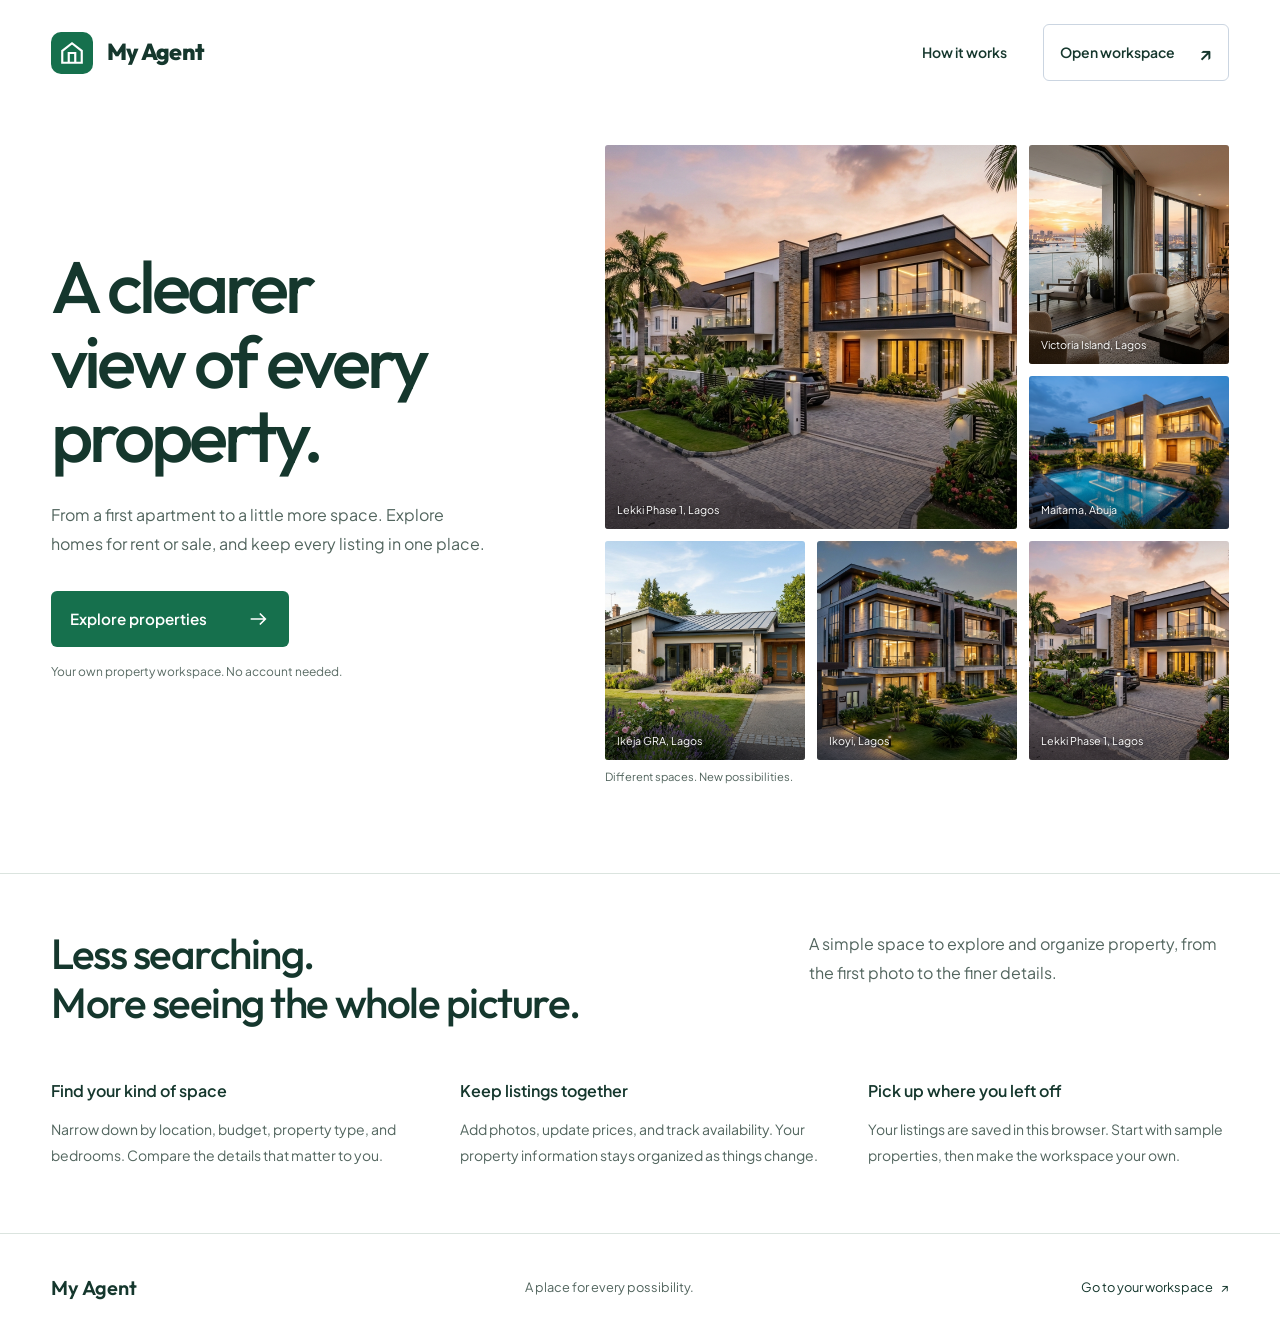
<file: index.html>
<!DOCTYPE html>
<html lang="en">
<head>
  <meta charset="UTF-8">
  <meta name="viewport" content="width=device-width, initial-scale=1, viewport-fit=cover">
  <meta name="description" content="Explore houses and apartments for rent or sale in Nigeria. Organize your property listings with My Agent.">
  <title>My Agent, a clearer view of every property</title>
  <link rel="preconnect" href="https://fonts.googleapis.com">
  <link rel="preconnect" href="https://fonts.gstatic.com" crossorigin>
  <link href="https://fonts.googleapis.com/css2?family=Outfit:wght@400;500;600;700;800&family=Plus+Jakarta+Sans:wght@400;500;600;700&display=swap" rel="stylesheet">
  <link rel="stylesheet" href="style.css">
  <link rel="stylesheet" href="landing.css">
  <script src="property-data.js" defer></script>
  <script src="landing.js" defer></script>
</head>
<body class="landing-page">
  <a class="skip-link" href="#landing-title">Skip to content</a>
  <header class="landing-header">
    <a class="brand" href="index.html" aria-label="My Agent home">
      <span class="logo-mark"><svg width="26" height="26" viewBox="0 0 24 24" fill="none" stroke="currentColor" stroke-width="2" aria-hidden="true"><path d="M3 10 12 3l9 7v11H3Z"/><path d="M9 21v-9h6v9"/></svg></span>
      <span class="app-title">My Agent</span>
    </a>
    <nav aria-label="Main navigation"><a href="#how-it-works" class="landing-about-link">How it works</a><a class="landing-nav-cta" href="workspace.html">Open workspace <span aria-hidden="true">↗</span></a></nav>
  </header>
  <main>
    <section class="landing-hero" aria-labelledby="landing-title">
      <div class="landing-message">
        <h1 id="landing-title" tabindex="-1">A clearer view of every property.</h1>
        <p>From a first apartment to a little more space. Explore homes for rent or sale, and keep every listing in one place.</p>
        <a class="landing-primary" href="workspace.html">Explore properties <svg width="22" height="22" viewBox="0 0 24 24" fill="none" stroke="currentColor" stroke-width="1.8" aria-hidden="true"><path d="M4 12h16m-6-6 6 6-6 6"/></svg></a>
        <span class="landing-local-note">Your own property workspace. No account needed.</span>
      </div>
      <div class="landing-gallery">
        <div class="property-mosaic" aria-label="Explore property listings">
<a class="mosaic-tile mosaic-tile-1" data-photo="detached" href="workspace.html?listing=prop_abuja_detached_03" aria-label="View detached listing"><img class="mosaic-base" src="assets/images/detached.jpg" alt="" width="800" height="600" fetchpriority="high"><img class="mosaic-next" alt="" width="800" height="600"><span class="mosaic-caption">Maitama, Abuja</span></a>
<a class="mosaic-tile mosaic-tile-2" data-photo="apartment" href="workspace.html?listing=prop_vi_apartment_02" aria-label="View apartment listing"><img class="mosaic-base" src="assets/images/apartment.jpg" alt="" width="800" height="600" decoding="async"><img class="mosaic-next" alt="" width="800" height="600"><span class="mosaic-caption">Victoria Island, Lagos</span></a>
<a class="mosaic-tile mosaic-tile-3" data-photo="duplex" href="workspace.html?listing=prop_lekki_duplex_01" aria-label="View duplex listing"><img class="mosaic-base" src="assets/images/duplex.jpg" alt="" width="800" height="600" decoding="async"><img class="mosaic-next" alt="" width="800" height="600"><span class="mosaic-caption">Lekki, Lagos</span></a>
<a class="mosaic-tile mosaic-tile-4" data-photo="bungalow" href="workspace.html?listing=prop_ikeja_bungalow_04" aria-label="View bungalow listing"><img class="mosaic-base" src="assets/images/bungalow.jpg" alt="" width="800" height="600" decoding="async"><img class="mosaic-next" alt="" width="800" height="600"><span class="mosaic-caption">Ikeja, Lagos</span></a>
<a class="mosaic-tile mosaic-tile-5" data-photo="terrace" href="workspace.html?listing=prop_ikoyi_terrace_05" aria-label="View terrace listing"><img class="mosaic-base" src="assets/images/terrace.jpg" alt="" width="800" height="600" decoding="async"><img class="mosaic-next" alt="" width="800" height="600"><span class="mosaic-caption">Ikoyi, Lagos</span></a>
<a class="mosaic-tile mosaic-tile-6" data-photo="apartment" href="workspace.html?listing=prop_vi_apartment_02" aria-label="View apartment listing"><img class="mosaic-base" src="assets/images/apartment.jpg" alt="" width="800" height="600" decoding="async"><img class="mosaic-next" alt="" width="800" height="600"><span class="mosaic-caption">Spaces to call home</span></a>
        </div>
        <div class="mosaic-footer"><span>Different spaces. New possibilities.</span></div>
      </div>
    </section>
    <section class="landing-details" id="how-it-works" aria-labelledby="details-heading">
      <div class="landing-details-intro"><h2 id="details-heading">Less searching.<br>More seeing the whole picture.</h2><p>A simple space to explore and organize property, from the first photo to the finer details.</p></div>
      <div class="landing-detail-columns">
        <article><h3>Find your kind of space</h3><p>Narrow down by location, budget, property type, and bedrooms. Compare the details that matter to you.</p></article>
        <article><h3>Keep listings together</h3><p>Add photos, update prices, and track availability. Your property information stays organized as things change.</p></article>
        <article><h3>Pick up where you left off</h3><p>Your listings are saved in this browser. Start with sample properties, then make the workspace your own.</p></article>
      </div>
    </section>
  </main>
  <footer class="landing-footer"><span>My Agent</span><p>A place for every possibility.</p><a href="workspace.html">Go to your workspace <span aria-hidden="true">↗</span></a></footer>
</body>
</html>
</file>
<file: style.css>
/* ==========================================================================
   MY AGENT - MODERN REAL ESTATE APPLICATION STYLESHEET
   Aesthetics: Modern Luxury, Clean Typographic Hierarchy, Glassmorphism & Micro-animations
   ========================================================================== */

:root {
  /* Color Palette - Light Mode (Default) */
  --bg-app: #f8fafc;
  --bg-surface: #ffffff;
  --bg-surface-elevated: #ffffff;
  --bg-surface-hover: #f1f5f9;
  --bg-input: #f8fafc;
  --bg-backdrop: rgba(15, 23, 42, 0.65);
  
  --border-subtle: #e2e8f0;
  --border-medium: #cbd5e1;
  --border-focus: #10b981;

  --text-primary: #0f172a;
  --text-secondary: #475569;
  --text-muted: #64748b;
  --text-inverse: #ffffff;

  /* Brand Accents */
  --primary: #059669;
  --primary-hover: #047857;
  --primary-light: #ecfdf5;
  --primary-glow: rgba(16, 185, 129, 0.25);

  --accent-blue: #2563eb;
  --accent-blue-light: #eff6ff;
  
  --accent-indigo: #4f46e5;
  --accent-amber: #d97706;
  --accent-amber-light: #fffbeb;

  --danger: #dc2626;
  --danger-hover: #b91c1c;
  --danger-light: #fef2f2;
  --danger-glow: rgba(220, 38, 38, 0.2);

  /* Status Tokens */
  --status-available-bg: #ecfdf5;
  --status-available-text: #065f46;
  --status-available-dot: #10b981;

  --status-unavailable-bg: #fef3c7;
  --status-unavailable-text: #92400e;
  --status-unavailable-dot: #f59e0b;

  --badge-rent-bg: #eff6ff;
  --badge-rent-text: #1d4ed8;

  --badge-sale-bg: #f5f3ff;
  --badge-sale-text: #6d28d9;

  /* Typography */
  --font-heading: 'Outfit', -apple-system, BlinkMacSystemFont, 'Segoe UI', Roboto, sans-serif;
  --font-body: 'Plus Jakarta Sans', -apple-system, BlinkMacSystemFont, 'Segoe UI', Roboto, sans-serif;

  /* Shadows */
  --shadow-xs: 0 1px 2px rgba(0, 0, 0, 0.05);
  --shadow-sm: 0 2px 8px -1px rgba(15, 23, 42, 0.06);
  --shadow-md: 0 8px 24px -4px rgba(15, 23, 42, 0.08), 0 2px 6px -2px rgba(15, 23, 42, 0.04);
  --shadow-lg: 0 16px 36px -6px rgba(15, 23, 42, 0.12), 0 4px 12px -2px rgba(15, 23, 42, 0.06);
  --shadow-card-hover: 0 20px 40px -8px rgba(15, 23, 42, 0.16), 0 6px 16px -4px rgba(15, 23, 42, 0.08);

  /* Layout & Radii */
  --radius-sm: 8px;
  --radius-md: 12px;
  --radius-lg: 18px;
  --radius-xl: 24px;
  --radius-full: 9999px;
  --transition: 0.22s cubic-bezier(0.16, 1, 0.3, 1);
}

/* Dark Mode Overrides */
[data-theme="dark"] {
  --bg-app: #090e17;
  --bg-surface: #111a2e;
  --bg-surface-elevated: #17233d;
  --bg-surface-hover: #1e2c4d;
  --bg-input: #0c1322;
  --bg-backdrop: rgba(3, 7, 18, 0.85);

  --border-subtle: #1e293b;
  --border-medium: #334155;
  --border-focus: #10b981;

  --text-primary: #f8fafc;
  --text-secondary: #cbd5e1;
  --text-muted: #94a3b8;
  --text-inverse: #0f172a;

  --primary: #10b981;
  --primary-hover: #34d399;
  --primary-light: rgba(16, 185, 129, 0.15);

  --accent-blue: #3b82f6;
  --accent-blue-light: rgba(59, 130, 246, 0.15);

  --accent-amber-light: rgba(245, 158, 11, 0.15);
  --danger-light: rgba(239, 68, 68, 0.15);

  --status-available-bg: rgba(16, 185, 129, 0.18);
  --status-available-text: #6ee7b7;

  --status-unavailable-bg: rgba(245, 158, 11, 0.18);
  --status-unavailable-text: #fcd34d;

  --badge-rent-bg: rgba(59, 130, 246, 0.18);
  --badge-rent-text: #93c5fd;

  --badge-sale-bg: rgba(139, 92, 246, 0.18);
  --badge-sale-text: #c4b5fd;

  --shadow-sm: 0 2px 8px -1px rgba(0, 0, 0, 0.4);
  --shadow-md: 0 8px 24px -4px rgba(0, 0, 0, 0.5);
  --shadow-lg: 0 16px 36px -6px rgba(0, 0, 0, 0.6);
  --shadow-card-hover: 0 20px 40px -8px rgba(0, 0, 0, 0.7);
}

/* Global Reset & Base */
*, *::before, *::after {
  box-sizing: border-box;
  margin: 0;
  padding: 0;
}

html {
  font-size: 16px;
  scroll-behavior: smooth;
  color-scheme: light dark;
}

body {
  font-family: var(--font-body);
  background-color: var(--bg-app);
  color: var(--text-primary);
  line-height: 1.55;
  -webkit-font-smoothing: antialiased;
  -moz-osx-font-smoothing: grayscale;
  min-height: 100vh;
  transition: background-color var(--transition), color var(--transition);
  overflow-x: hidden;
}

img {
  max-width: 100%;
  height: auto;
  display: block;
}

button, input, select, textarea {
  font: inherit;
  color: inherit;
}

button {
  cursor: pointer;
  border: none;
  background: none;
}

/* Accessibility utility */
.sr-only {
  position: absolute;
  width: 1px;
  height: 1px;
  padding: 0;
  margin: -1px;
  overflow: hidden;
  clip: rect(0, 0, 0, 0);
  white-space: nowrap;
  border: 0;
}

.hidden {
  display: none !important;
}

.w-100 {
  width: 100%;
}

/* ==========================================================================
   HEADER / NAVBAR
   ========================================================================== */
.app-header {
  position: sticky;
  top: 0;
  z-index: 50;
  background: var(--bg-surface);
  backdrop-filter: blur(14px);
  -webkit-backdrop-filter: blur(14px);
  border-bottom: 1px solid var(--border-subtle);
  transition: background-color var(--transition), border-color var(--transition);
}

.header-container {
  max-width: 1320px;
  margin: 0 auto;
  padding: 0.95rem 1.5rem;
  display: flex;
  align-items: center;
  justify-content: space-between;
  gap: 1rem;
}

.brand {
  display: flex;
  align-items: center;
  gap: 0.85rem;
  user-select: none;
}

.logo-mark {
  width: 44px;
  height: 44px;
  border-radius: var(--radius-md);
  background: linear-gradient(135deg, #059669 0%, #10b981 100%);
  color: #ffffff;
  display: grid;
  place-items: center;
  box-shadow: 0 4px 12px var(--primary-glow);
  transition: transform var(--transition);
}
@media (hover: hover) and (pointer: fine) {
.brand:hover .logo-mark {
  transform: rotate(-4deg) scale(1.05);
}
}


.brand-text {
  display: flex;
  flex-direction: column;
}

.app-title {
  font-family: var(--font-heading);
  font-size: 1.45rem;
  font-weight: 800;
  letter-spacing: -0.03em;
  color: var(--text-primary);
  line-height: 1.15;
}

.brand-tagline {
  font-size: 0.76rem;
  font-weight: 500;
  color: var(--text-muted);
  letter-spacing: 0.02em;
}

.header-actions {
  display: flex;
  align-items: center;
  gap: 0.75rem;
}

/* Buttons */
.btn {
  display: inline-flex;
  align-items: center;
  justify-content: center;
  gap: 0.5rem;
  padding: 0.65rem 1.25rem;
  font-family: var(--font-body);
  font-size: 0.92rem;
  font-weight: 600;
  border-radius: var(--radius-md);
  transition: background-color var(--transition), border-color var(--transition), color var(--transition);
  white-space: nowrap;
}

.btn-primary {
  background: var(--primary);
  color: #ffffff;
  box-shadow: 0 3px 10px var(--primary-glow);
}
@media (hover: hover) and (pointer: fine) {
.btn-primary:hover {
  background: var(--primary-hover);
  transform: translateY(-1px);
  box-shadow: 0 5px 16px var(--primary-glow);
}
}


.btn-primary:active {
  transform: translateY(1px);
}

.btn-secondary {
  background: var(--bg-surface-hover);
  color: var(--text-primary);
  border: 1px solid var(--border-medium);
}
@media (hover: hover) and (pointer: fine) {
.btn-secondary:hover {
  background: var(--bg-input);
  border-color: var(--primary);
}
}


.btn-outline {
  background: transparent;
  color: var(--text-primary);
  border: 1px solid var(--border-medium);
}
@media (hover: hover) and (pointer: fine) {
.btn-outline:hover {
  background: var(--bg-surface-hover);
  border-color: var(--border-medium);
}
}


.btn-danger {
  background: var(--danger);
  color: #ffffff;
  box-shadow: 0 3px 10px var(--danger-glow);
}
@media (hover: hover) and (pointer: fine) {
.btn-danger:hover {
  background: var(--danger-hover);
  transform: translateY(-1px);
}
}


.icon-btn {
  width: 42px;
  height: 42px;
  border-radius: var(--radius-md);
  border: 1px solid var(--border-subtle);
  background: var(--bg-surface);
  color: var(--text-secondary);
  display: grid;
  place-items: center;
  transition: background-color var(--transition), border-color var(--transition), color var(--transition);
}
@media (hover: hover) and (pointer: fine) {
.icon-btn:hover {
  background: var(--bg-surface-hover);
  color: var(--text-primary);
  border-color: var(--border-medium);
  transform: translateY(-1px);
}
}


/* Theme Toggle Icons */
[data-theme="dark"] .sun-icon {
  display: block;
}
[data-theme="dark"] .moon-icon {
  display: none;
}
:root:not([data-theme="dark"]) .sun-icon {
  display: none;
}
:root:not([data-theme="dark"]) .moon-icon {
  display: block;
}

/* ==========================================================================
   MAIN LAYOUT & STATS BAR
   ========================================================================== */
.app-main {
  padding: 2rem 1.5rem 4rem;
}

.main-container {
  max-width: 1320px;
  margin: 0 auto;
  display: flex;
  flex-direction: column;
  gap: 2rem;
}

/* Statistics Grid */
.stats-grid {
  display: grid;
  grid-template-columns: repeat(4, 1fr);
  gap: 1.25rem;
}

.stat-card {
  background: var(--bg-surface);
  border: 1px solid var(--border-subtle);
  border-radius: var(--radius-lg);
  padding: 1.25rem 1.5rem;
  display: flex;
  align-items: center;
  gap: 1.15rem;
  box-shadow: var(--shadow-sm);
  transition: transform var(--transition), box-shadow var(--transition), border-color var(--transition);
}
@media (hover: hover) and (pointer: fine) {
.stat-card:hover {
  transform: translateY(-3px);
  box-shadow: var(--shadow-md);
  border-color: var(--border-medium);
}
}


.stat-icon-wrapper {
  width: 50px;
  height: 50px;
  border-radius: var(--radius-md);
  display: grid;
  place-items: center;
  flex-shrink: 0;
}

.stat-total {
  background: var(--primary-light);
  color: var(--primary);
}

.stat-rent {
  background: var(--accent-blue-light);
  color: var(--accent-blue);
}

.stat-sale {
  background: var(--badge-sale-bg);
  color: var(--badge-sale-text);
}

.stat-available {
  background: var(--status-available-bg);
  color: var(--status-available-dot);
}

.stat-content {
  display: flex;
  flex-direction: column;
}

.stat-label {
  font-size: 0.84rem;
  font-weight: 500;
  color: var(--text-muted);
}

.stat-value {
  font-family: var(--font-heading);
  font-size: 1.75rem;
  font-weight: 700;
  color: var(--text-primary);
  line-height: 1.2;
}

/* ==========================================================================
   SEARCH & FILTERS PANEL
   ========================================================================== */
.filter-panel {
  background: var(--bg-surface);
  border: 1px solid var(--border-subtle);
  border-radius: var(--radius-lg);
  padding: 1.25rem;
  box-shadow: var(--shadow-sm);
  display: flex;
  flex-direction: column;
  gap: 1.25rem;
}

.search-bar-row {
  display: flex;
  gap: 0.85rem;
  align-items: center;
}

.search-input-wrapper {
  position: relative;
  flex: 1;
  display: flex;
  align-items: center;
}

.search-icon {
  position: absolute;
  left: 1rem;
  color: var(--text-muted);
  pointer-events: none;
}

.search-input {
  width: 100%;
  padding: 0.85rem 2.85rem 0.85rem 2.85rem;
  background: var(--bg-input);
  border: 1.5px solid var(--border-subtle);
  border-radius: var(--radius-md);
  color: var(--text-primary);
  font-size: 0.96rem;
  transition: background-color var(--transition), border-color var(--transition), color var(--transition);
}

.search-input:focus {
  outline: none;
  border-color: var(--primary);
  background: var(--bg-surface);
  box-shadow: 0 0 0 3px var(--primary-glow);
}

.clear-input-btn {
  position: absolute;
  right: 0.85rem;
  width: 24px;
  height: 24px;
  border-radius: var(--radius-full);
  display: grid;
  place-items: center;
  color: var(--text-muted);
  font-size: 1.25rem;
  line-height: 1;
}
@media (hover: hover) and (pointer: fine) {
.clear-input-btn:hover {
  background: var(--bg-surface-hover);
  color: var(--text-primary);
}
}


.filter-toggle-btn {
  position: relative;
  display: inline-flex;
}

.filter-count-badge {
  background: var(--primary);
  color: #ffffff;
  font-size: 0.72rem;
  font-weight: 700;
  padding: 0.15rem 0.45rem;
  border-radius: var(--radius-full);
  margin-left: 0.25rem;
}

/* Filter Controls Grid */
.filter-controls-grid {
  display: grid;
  grid-template-columns: repeat(7, 1fr);
  gap: 0.85rem;
  padding-top: 1rem;
  border-top: 1px solid var(--border-subtle);
  transition: background-color var(--transition), border-color var(--transition), color var(--transition);
}

.filter-item {
  display: flex;
  flex-direction: column;
  gap: 0.35rem;
}

.filter-label {
  font-size: 0.78rem;
  font-weight: 600;
  color: var(--text-secondary);
  letter-spacing: 0.01em;
}

.filter-select, .filter-input {
  padding: 0.65rem 0.75rem;
  background: var(--bg-input);
  border: 1px solid var(--border-medium);
  border-radius: var(--radius-sm);
  color: var(--text-primary);
  font-size: 0.86rem;
  width: 100%;
  transition: border-color var(--transition), box-shadow var(--transition);
}

.filter-select:focus, .filter-input:focus {
  outline: none;
  border-color: var(--primary);
  box-shadow: 0 0 0 2px var(--primary-glow);
}

.filter-actions-item {
  justify-content: flex-end;
}

/* Results Meta Row */
.results-meta-row {
  display: flex;
  align-items: center;
  justify-content: space-between;
  padding: 0 0.25rem;
}

.results-count {
  font-size: 0.92rem;
  font-weight: 600;
  color: var(--text-secondary);
}

.sort-control {
  display: flex;
  align-items: center;
  gap: 0.5rem;
}

.sort-label {
  font-size: 0.84rem;
  font-weight: 500;
  color: var(--text-muted);
}

.sort-select {
  padding: 0.4rem 0.75rem;
  background: var(--bg-surface);
  border: 1px solid var(--border-medium);
  border-radius: var(--radius-sm);
  font-size: 0.84rem;
  font-weight: 500;
  color: var(--text-primary);
  cursor: pointer;
}

.sort-select:focus {
  outline: none;
  border-color: var(--primary);
}

/* ==========================================================================
   PROPERTY CARDS GRID
   ========================================================================== */
.properties-grid {
  display: grid;
  grid-template-columns: repeat(auto-fill, minmax(min(100%, 330px), 1fr));
  gap: 1.75rem;
}

.property-card {
  background: var(--bg-surface);
  border: 1px solid var(--border-subtle);
  border-radius: var(--radius-lg);
  overflow: hidden;
  box-shadow: var(--shadow-sm);
  display: flex;
  flex-direction: column;
  transition: transform var(--transition), box-shadow var(--transition), border-color var(--transition);
  cursor: pointer;
  position: relative;
}
@media (hover: hover) and (pointer: fine) {
.property-card:hover {
  transform: translateY(-6px);
  box-shadow: var(--shadow-card-hover);
  border-color: var(--border-medium);
}
}


/* Card Media / Image */
.card-media {
  position: relative;
  aspect-ratio: 16 / 10;
  overflow: hidden;
  background: var(--bg-surface-hover);
}

.card-image {
  width: 100%;
  height: 100%;
  object-fit: cover;
  transition: transform 0.4s ease;
}
@media (hover: hover) and (pointer: fine) {
.property-card:hover .card-image {
  transform: scale(1.05);
}
}


/* Floating Badges */
.card-badges-top {
  position: absolute;
  top: 0.75rem;
  left: 0.75rem;
  right: 0.75rem;
  display: flex;
  justify-content: space-between;
  align-items: center;
  pointer-events: none;
  z-index: 2;
}

.badge {
  font-size: 0.74rem;
  font-weight: 700;
  padding: 0.3rem 0.7rem;
  border-radius: var(--radius-full);
  letter-spacing: 0.02em;
  text-transform: uppercase;
  display: inline-flex;
  align-items: center;
  gap: 0.35rem;
  backdrop-filter: blur(8px);
  -webkit-backdrop-filter: blur(8px);
  box-shadow: var(--shadow-xs);
}

.badge-rent {
  background: rgba(37, 99, 235, 0.9);
  color: #ffffff;
}

.badge-sale {
  background: rgba(109, 40, 217, 0.9);
  color: #ffffff;
}

.badge-available {
  background: rgba(16, 185, 129, 0.92);
  color: #ffffff;
}

.badge-unavailable {
  background: rgba(217, 119, 6, 0.92);
  color: #ffffff;
}

.badge-type {
  position: absolute;
  bottom: 0.75rem;
  left: 0.75rem;
  background: rgba(15, 23, 42, 0.75);
  color: #ffffff;
  font-size: 0.72rem;
  font-weight: 600;
  padding: 0.25rem 0.65rem;
  border-radius: var(--radius-sm);
  z-index: 2;
  backdrop-filter: blur(6px);
}

/* Card Content */
.card-content {
  padding: 1.25rem;
  display: flex;
  flex-direction: column;
  flex: 1;
}

.card-price-row {
  margin-bottom: 0.45rem;
}

.card-price {
  font-family: var(--font-heading);
  font-size: 1.4rem;
  font-weight: 800;
  color: var(--primary);
  letter-spacing: -0.02em;
}

.card-price-period {
  font-size: 0.82rem;
  font-weight: 500;
  color: var(--text-muted);
}

.card-title {
  font-family: var(--font-heading);
  font-size: 1.08rem;
  font-weight: 700;
  color: var(--text-primary);
  line-height: 1.35;
  margin-bottom: 0.5rem;
  display: -webkit-box;
  -webkit-line-clamp: 2;
  -webkit-box-orient: vertical;
  overflow: hidden;
  transition: color var(--transition);
}
@media (hover: hover) and (pointer: fine) {
.property-card:hover .card-title {
  color: var(--primary);
}
}


.card-location {
  display: flex;
  align-items: center;
  gap: 0.4rem;
  color: var(--text-secondary);
  font-size: 0.85rem;
  margin-bottom: 1rem;
}

.location-icon {
  flex-shrink: 0;
  color: var(--primary);
}

/* Features Pill Bar */
.card-features {
  display: flex;
  align-items: center;
  gap: 0.85rem;
  padding: 0.75rem 0;
  border-top: 1px solid var(--border-subtle);
  border-bottom: 1px solid var(--border-subtle);
  margin-bottom: 1rem;
}

.feature-item {
  display: flex;
  align-items: center;
  gap: 0.4rem;
  font-size: 0.84rem;
  font-weight: 600;
  color: var(--text-secondary);
}

.feature-icon {
  color: var(--text-muted);
}

/* Card Action Footer */
.card-footer {
  display: flex;
  align-items: center;
  justify-content: space-between;
  margin-top: auto;
  gap: 0.5rem;
}

.card-btn-view {
  font-size: 0.86rem;
  font-weight: 600;
  color: var(--primary);
  display: inline-flex;
  align-items: center;
  gap: 0.3rem;
  padding: 0.35rem 0.5rem;
  border-radius: var(--radius-sm);
  transition: background-color var(--transition), border-color var(--transition), color var(--transition);
}
@media (hover: hover) and (pointer: fine) {
.card-btn-view:hover {
  background: var(--primary-light);
  transform: translateX(2px);
}
}


.card-admin-actions {
  display: flex;
  align-items: center;
  gap: 0.35rem;
}

.btn-card-action {
  width: 34px;
  height: 34px;
  border-radius: var(--radius-sm);
  display: grid;
  place-items: center;
  color: var(--text-muted);
  border: 1px solid var(--border-subtle);
  background: var(--bg-surface);
  transition: background-color var(--transition), border-color var(--transition), color var(--transition);
}
@media (hover: hover) and (pointer: fine) {
.btn-card-action:hover {
  color: var(--text-primary);
  border-color: var(--border-medium);
  background: var(--bg-surface-hover);
}
}

@media (hover: hover) and (pointer: fine) {
.btn-card-edit:hover {
  color: var(--accent-blue);
  border-color: var(--accent-blue);
  background: var(--accent-blue-light);
}
}

@media (hover: hover) and (pointer: fine) {
.btn-card-delete:hover {
  color: var(--danger);
  border-color: var(--danger);
  background: var(--danger-light);
}
}


/* ==========================================================================
   EMPTY STATES
   ========================================================================== */
.empty-state {
  background: var(--bg-surface);
  border: 1.5px dashed var(--border-medium);
  border-radius: var(--radius-xl);
  padding: 4rem 2rem;
  text-align: center;
  display: flex;
  flex-direction: column;
  align-items: center;
  justify-content: center;
  gap: 1rem;
  margin: 1.5rem 0;
}

.empty-state-icon {
  width: 90px;
  height: 90px;
  border-radius: var(--radius-full);
  background: var(--bg-surface-hover);
  color: var(--text-muted);
  display: grid;
  place-items: center;
  margin-bottom: 0.5rem;
}

.empty-state-title {
  font-family: var(--font-heading);
  font-size: 1.4rem;
  font-weight: 700;
  color: var(--text-primary);
}

.empty-state-text {
  font-size: 1rem;
  color: var(--text-secondary);
  max-width: 480px;
}

.empty-state-actions {
  display: flex;
  gap: 0.85rem;
  margin-top: 1rem;
  flex-wrap: wrap;
  justify-content: center;
}

/* ==========================================================================
   MODAL DIALOGS
   ========================================================================== */
.modal-dialog {
  border: none;
  background: transparent;
  padding: 1rem;
  max-width: 660px;
  width: calc(100% - 2rem);
  margin: auto;
  border-radius: var(--radius-xl);
  outline: none;
  overflow: visible;
}

.modal-dialog.modal-lg {
  max-width: 840px;
}

.modal-dialog.modal-sm {
  max-width: 460px;
}

.modal-dialog::backdrop {
  background: var(--bg-backdrop);
  backdrop-filter: blur(8px);
  -webkit-backdrop-filter: blur(8px);
  animation: backdropFadeIn 0.25s ease-out;
}

@keyframes backdropFadeIn {
  from { opacity: 0; }
  to { opacity: 1; }
}

@keyframes modalSlideUp {
  from {
    opacity: 0;
    transform: translateY(24px) scale(0.97);
  }
  to {
    opacity: 1;
    transform: translateY(0) scale(1);
  }
}

.modal-card {
  background: var(--bg-surface);
  border: 1px solid var(--border-medium);
  border-radius: var(--radius-xl);
  box-shadow: var(--shadow-lg);
  overflow: hidden;
  animation: modalSlideUp 0.25s cubic-bezier(0.16, 1, 0.3, 1);
  display: flex;
  flex-direction: column;
  max-height: calc(100dvh - 3rem);
}

.modal-header {
  padding: 1.25rem 1.75rem;
  display: flex;
  align-items: flex-start;
  justify-content: space-between;
  border-bottom: 1px solid var(--border-subtle);
  background: var(--bg-surface);
}

.modal-header-transparent {
  position: absolute;
  top: 0;
  right: 0;
  left: 0;
  z-index: 10;
  border-bottom: none;
  background: transparent;
  pointer-events: none;
}

.float-close-btn {
  pointer-events: auto;
  background: rgba(15, 23, 42, 0.65) !important;
  color: #ffffff !important;
  backdrop-filter: blur(6px);
}

.modal-title {
  font-family: var(--font-heading);
  font-size: 1.35rem;
  font-weight: 700;
  color: var(--text-primary);
}

.modal-subtitle {
  font-size: 0.85rem;
  color: var(--text-muted);
}

.modal-close-btn {
  width: 36px;
  height: 36px;
  border-radius: var(--radius-full);
  background: var(--bg-surface-hover);
  color: var(--text-secondary);
  display: grid;
  place-items: center;
  transition: background-color var(--transition), border-color var(--transition), color var(--transition);
}
@media (hover: hover) and (pointer: fine) {
.modal-close-btn:hover {
  background: var(--border-medium);
  color: var(--text-primary);
  transform: rotate(90deg);
}
}


/* ==========================================================================
   FORM CONTROLS & IMAGE UPLOAD
   ========================================================================== */
.property-form {
  display: flex;
  flex-direction: column;
  overflow: hidden;
}

.form-scrollable-body {
  padding: 1.5rem 1.75rem;
  overflow-y: auto;
  max-height: calc(100dvh - 14rem);
  display: flex;
  flex-direction: column;
  gap: 1.25rem;
}

.form-group {
  display: flex;
  flex-direction: column;
  gap: 0.4rem;
}

.form-row-2 {
  display: grid;
  grid-template-columns: 1fr 1fr;
  gap: 1rem;
}

.form-label {
  font-size: 0.86rem;
  font-weight: 600;
  color: var(--text-primary);
}

.required-star {
  color: var(--danger);
}

.form-control {
  padding: 0.75rem 0.95rem;
  background: var(--bg-input);
  border: 1.5px solid var(--border-medium);
  border-radius: var(--radius-md);
  color: var(--text-primary);
  font-size: 0.92rem;
  transition: border-color var(--transition), box-shadow var(--transition);
  width: 100%;
}

.form-control:focus {
  outline: none;
  border-color: var(--primary);
  background: var(--bg-surface);
  box-shadow: 0 0 0 3px var(--primary-glow);
}

.form-control.has-error {
  border-color: var(--danger);
  background: var(--danger-light);
}

.input-with-prefix {
  position: relative;
  display: flex;
  align-items: center;
}

.input-prefix {
  position: absolute;
  left: 0.95rem;
  font-weight: 700;
  color: var(--text-muted);
  pointer-events: none;
}

.form-control.with-prefix {
  padding-left: 2.25rem;
}

.error-hint {
  font-size: 0.78rem;
  color: var(--danger);
  font-weight: 500;
  min-height: 1.1rem;
}

/* Availability Radio Chips */
.segmented-radio-group {
  display: flex;
  gap: 0.75rem;
}

.radio-chip {
  flex: 1;
  position: relative;
  cursor: pointer;
}

.radio-chip input[type="radio"] {
  position: absolute;
  opacity: 0;
  width: 0;
  height: 0;
}

.chip-label {
  display: flex;
  align-items: center;
  justify-content: center;
  gap: 0.5rem;
  padding: 0.75rem 1rem;
  background: var(--bg-input);
  border: 1.5px solid var(--border-medium);
  border-radius: var(--radius-md);
  font-size: 0.88rem;
  font-weight: 600;
  color: var(--text-secondary);
  transition: background-color var(--transition), border-color var(--transition), color var(--transition);
}

.status-indicator {
  width: 10px;
  height: 10px;
  border-radius: var(--radius-full);
}

.status-dot-available {
  background: var(--status-available-dot);
}

.status-dot-unavailable {
  background: var(--status-unavailable-dot);
}

.radio-chip input[type="radio"]:checked + .chip-label {
  background: var(--bg-surface);
  border-color: var(--primary);
  color: var(--text-primary);
  box-shadow: 0 2px 8px var(--primary-glow);
}

/* Dropzone & Image Upload Area */
.image-upload-container {
  position: relative;
  margin-top: 0.25rem;
}

.file-input-hidden {
  display: none;
}

.upload-dropzone {
  border: 2px dashed var(--border-medium);
  border-radius: var(--radius-lg);
  padding: 1.75rem 1rem;
  text-align: center;
  cursor: pointer;
  background: var(--bg-input);
  transition: background-color var(--transition), border-color var(--transition), color var(--transition);
  display: flex;
  flex-direction: column;
  align-items: center;
  justify-content: center;
  gap: 0.4rem;
}

.upload-dropzone.drag-active {
  border-color: var(--primary);
  background: var(--primary-light);
}

.upload-icon {
  color: var(--primary);
  margin-bottom: 0.25rem;
}

.upload-primary-text {
  font-size: 0.9rem;
  color: var(--text-primary);
}

.upload-subtext {
  font-size: 0.76rem;
  color: var(--text-muted);
}

.image-preview-wrapper {
  position: relative;
  border-radius: var(--radius-lg);
  overflow: hidden;
  aspect-ratio: 16 / 9;
  background: #000;
  border: 1px solid var(--border-subtle);
}

.form-image-preview {
  width: 100%;
  height: 100%;
  object-fit: cover;
}

.btn-remove-image {
  position: absolute;
  top: 0.75rem;
  right: 0.75rem;
  width: 32px;
  height: 32px;
  border-radius: var(--radius-full);
  background: rgba(15, 23, 42, 0.75);
  color: #ffffff;
  display: grid;
  place-items: center;
  backdrop-filter: blur(4px);
  transition: background-color var(--transition), border-color var(--transition), color var(--transition);
}
@media (hover: hover) and (pointer: fine) {
.btn-remove-image:hover {
  background: var(--danger);
  transform: scale(1.1);
}
}


/* Sample image preset chips */
.sample-image-presets {
  margin-top: 0.65rem;
  display: flex;
  align-items: center;
  gap: 0.5rem;
  flex-wrap: wrap;
}

.presets-label {
  font-size: 0.76rem;
  color: var(--text-muted);
  font-weight: 500;
}

.presets-list {
  display: flex;
  gap: 0.35rem;
  flex-wrap: wrap;
}

.preset-btn {
  font-size: 0.74rem;
  font-weight: 600;
  padding: 0.25rem 0.55rem;
  background: var(--bg-surface-hover);
  border: 1px solid var(--border-medium);
  border-radius: var(--radius-full);
  color: var(--text-secondary);
  transition: background-color var(--transition), border-color var(--transition), color var(--transition);
}
@media (hover: hover) and (pointer: fine) {
.preset-btn:hover {
  background: var(--primary-light);
  border-color: var(--primary);
  color: var(--primary);
}
}


.modal-footer {
  padding: 1.15rem 1.75rem;
  border-top: 1px solid var(--border-subtle);
  background: var(--bg-surface);
  display: flex;
  justify-content: flex-end;
  gap: 0.75rem;
}

/* ==========================================================================
   PROPERTY DETAILS VIEW MODAL
   ========================================================================== */
.details-body {
  display: flex;
  flex-direction: column;
  overflow-y: auto;
  max-height: calc(100vh - 4rem);
}

.details-hero {
  position: relative;
  aspect-ratio: 16 / 9;
  background: var(--bg-surface-hover);
  overflow: hidden;
}

.details-hero-img {
  width: 100%;
  height: 100%;
  object-fit: cover;
}

.details-hero-overlay {
  position: absolute;
  inset: 0;
  background: linear-gradient(180deg, rgba(15, 23, 42, 0.4) 0%, transparent 40%, rgba(15, 23, 42, 0.7) 100%);
  display: flex;
  flex-direction: column;
  justify-content: space-between;
  padding: 1.5rem;
  pointer-events: none;
}

.details-badges-row {
  display: flex;
  gap: 0.5rem;
  pointer-events: auto;
}

.details-content-inner {
  padding: 1.75rem;
  display: flex;
  flex-direction: column;
  gap: 1.5rem;
}

.details-header-row {
  display: flex;
  justify-content: space-between;
  align-items: flex-start;
  gap: 1.5rem;
}

.details-title-col {
  flex: 1;
}

.details-title {
  font-family: var(--font-heading);
  font-size: 1.6rem;
  font-weight: 800;
  color: var(--text-primary);
  line-height: 1.25;
  margin-bottom: 0.45rem;
}

.details-location {
  display: flex;
  align-items: center;
  gap: 0.45rem;
  font-size: 0.95rem;
  color: var(--text-secondary);
}

.details-price-col {
  text-align: right;
  flex-shrink: 0;
}

.details-price {
  font-family: var(--font-heading);
  font-size: 1.85rem;
  font-weight: 800;
  color: var(--primary);
  line-height: 1.1;
}

.details-price-period {
  font-size: 0.85rem;
  color: var(--text-muted);
}

/* Specs Grid */
.details-specs-grid {
  display: grid;
  grid-template-columns: repeat(4, 1fr);
  gap: 0.85rem;
  background: var(--bg-surface-hover);
  padding: 1.25rem;
  border-radius: var(--radius-lg);
  border: 1px solid var(--border-subtle);
}

.spec-box {
  display: flex;
  flex-direction: column;
  align-items: center;
  text-align: center;
  gap: 0.35rem;
}

.spec-icon {
  color: var(--primary);
}

.spec-value {
  font-family: var(--font-heading);
  font-size: 1.05rem;
  font-weight: 700;
  color: var(--text-primary);
}

.spec-title {
  font-size: 0.74rem;
  color: var(--text-muted);
  text-transform: uppercase;
  letter-spacing: 0.03em;
}

/* Description Block */
.details-desc-block {
  display: flex;
  flex-direction: column;
  gap: 0.65rem;
}

.details-section-title {
  font-family: var(--font-heading);
  font-size: 1.1rem;
  font-weight: 700;
  color: var(--text-primary);
}

.details-desc-text {
  font-size: 0.95rem;
  line-height: 1.7;
  color: var(--text-secondary);
  white-space: pre-line;
}

.details-actions-bar {
  display: flex;
  align-items: center;
  justify-content: flex-end;
  gap: 0.75rem;
  padding-top: 1.25rem;
  border-top: 1px solid var(--border-subtle);
}

/* ==========================================================================
   DELETE CONFIRMATION MODAL
   ========================================================================== */
.modal-confirm-body {
  padding: 2rem 1.75rem;
  text-align: center;
  display: flex;
  flex-direction: column;
  align-items: center;
  gap: 0.85rem;
}

.confirm-icon-wrapper {
  width: 64px;
  height: 64px;
  border-radius: var(--radius-full);
  background: var(--danger-light);
  color: var(--danger);
  display: grid;
  place-items: center;
  margin-bottom: 0.25rem;
}

.danger-pulse {

}

@keyframes pulseDanger {
  0% { box-shadow: 0 0 0 0 rgba(220, 38, 38, 0.4); }
  70% { box-shadow: 0 0 0 14px rgba(220, 38, 38, 0); }
  100% { box-shadow: 0 0 0 0 rgba(220, 38, 38, 0); }
}

.confirm-title {
  font-family: var(--font-heading);
  font-size: 1.35rem;
  font-weight: 700;
  color: var(--text-primary);
}

.confirm-message {
  font-size: 1.05rem;
  font-weight: 600;
  color: var(--text-primary);
}

.confirm-property-name {
  font-size: 0.9rem;
  font-weight: 500;
  color: var(--text-secondary);
  background: var(--bg-surface-hover);
  padding: 0.4rem 0.85rem;
  border-radius: var(--radius-sm);
  max-width: 100%;
  overflow: hidden;
  text-overflow: ellipsis;
  white-space: nowrap;
}

.confirm-subtext {
  font-size: 0.82rem;
  color: var(--text-muted);
}

.confirm-actions {
  display: flex;
  gap: 0.75rem;
  width: 100%;
  margin-top: 0.75rem;
}

.confirm-actions .btn {
  flex: 1;
}

/* ==========================================================================
   TOAST NOTIFICATIONS
   ========================================================================== */
.toast-container {
  position: fixed;
  bottom: 1.5rem;
  right: 1.5rem;
  z-index: 100;
  display: flex;
  flex-direction: column;
  gap: 0.65rem;
  pointer-events: none;
}

.toast {
  pointer-events: auto;
  background: var(--bg-surface);
  color: var(--text-primary);
  border: 1px solid var(--border-medium);
  border-radius: var(--radius-md);
  box-shadow: var(--shadow-lg);
  padding: 0.85rem 1.25rem;
  font-size: 0.9rem;
  font-weight: 600;
  display: flex;
  align-items: center;
  gap: 0.65rem;
  min-width: 280px;
  max-width: 420px;
  animation: toastSlideIn 0.3s cubic-bezier(0.16, 1, 0.3, 1);
  transition: opacity 0.25s ease, transform 0.25s ease;
}

.toast.toast-hiding {
  opacity: 0;
  transform: translateY(12px) scale(0.95);
}

.toast-success {
  border-left: 4px solid var(--primary);
}

.toast-info {
  border-left: 4px solid var(--accent-blue);
}

.toast-error {
  border-left: 4px solid var(--danger);
}

@keyframes toastSlideIn {
  from {
    opacity: 0;
    transform: translateY(20px) scale(0.95);
  }
  to {
    opacity: 1;
    transform: translateY(0) scale(1);
  }
}

/* ==========================================================================
   RESPONSIVE DESIGN (Tablets & Mobile Phones)
   ========================================================================== */
@media (max-width: 1024px) {
  .stats-grid {
    grid-template-columns: repeat(2, 1fr);
  }

  .filter-controls-grid {
    grid-template-columns: repeat(3, 1fr);
  }
}

@media (max-width: 768px) {
  .header-container {
    padding: 0.85rem 1rem;
  }

  .app-main {
    padding: 1.25rem 1rem 3rem;
  }

  .stats-grid {
    grid-template-columns: repeat(2, 1fr);
    gap: 0.75rem;
  }

  .stat-card {
    padding: 1rem;
    gap: 0.85rem;
  }

  .stat-value {
    font-size: 1.4rem;
  }

  /* Filter toggling on mobile */
  .filter-controls-grid {
    display: none;
    grid-template-columns: 1fr;
  }

  .filter-controls-grid.expanded {
    display: grid;
  }

  .form-row-2 {
    grid-template-columns: 1fr;
    gap: 0.85rem;
  }

  .details-header-row {
    flex-direction: column;
    gap: 0.75rem;
  }

  .details-price-col {
    text-align: left;
  }

  .details-specs-grid {
    grid-template-columns: repeat(2, 1fr);
  }
}

@media (max-width: 480px) {
  .stats-grid {
    grid-template-columns: 1fr;
  }

  .properties-grid {
    grid-template-columns: 1fr;
  }

  .btn {
    padding: 0.6rem 1rem;
    font-size: 0.88rem;
  }

  .app-title {
    font-size: 1.25rem;
  }

  .modal-dialog {
    padding: 0.5rem;
    width: 100%;
  }

  .form-scrollable-body {
    padding: 1.25rem 1rem;
  }

  .details-content-inner {
    padding: 1.25rem 1rem;
  }
}

/* Portfolio workspace refinement */
:root {
  --bg-app: #f4f7f6;
  --text-primary: #15372d;
  --text-secondary: #52655e;
  --text-muted: #596b64;
  --border-subtle: #dbe4df;
  --primary: #16704d;
  --primary-hover: #10573b;
  --primary-glow: rgba(0, 0, 0, .1);
  --radius-lg: 12px;
  --radius-xl: 16px;
  --shadow-sm: 0 1px 3px rgba(0, 0, 0, .04);
}
[data-theme="dark"] {
  --bg-app: #101b18;
  --bg-surface: #172620;
  --bg-surface-elevated: #20352b;
  --bg-surface-hover: #243b30;
  --bg-input: #12211a;
  --text-primary: #f0f6f2;
  --text-secondary: #c2d1c8;
  --text-muted: #a5b9ad;
  --border-subtle: #304a3c;
  --border-medium: #486452;
  --primary: #80d3a7;
  --primary-hover: #a2e2bf;
  --primary-light: #233f30;
  --primary-glow: rgba(255, 255, 255, .12);
}
html { scroll-behavior: auto; -webkit-text-size-adjust: 100%; }
html[data-theme="light"] { color-scheme: light; }
html[data-theme="dark"] { color-scheme: dark; }
.app-header { backdrop-filter: none; padding-top: env(safe-area-inset-top); }
.header-container { max-width: 1280px; }
.main-container { max-width: 1232px; gap: 1.5rem; }
.workspace-intro { display: flex; align-items: end; justify-content: space-between; gap: 1rem; padding-block: .5rem; }
.workspace-intro h1 { font-family: var(--font-heading); font-size: clamp(1.7rem, 3vw, 2.3rem); line-height: 1.15; letter-spacing: -.035em; margin-bottom: .6rem; }
.workspace-intro p { color: var(--text-secondary); font-size: .94rem; max-width: 60ch; }
.workspace-intro .storage-note { font-size: .8rem; white-space: nowrap; padding-bottom: .15rem; }
.logo-mark { background: var(--primary); color: var(--bg-surface); box-shadow: none; border-radius: 10px; }
.btn-primary { color: var(--bg-surface); box-shadow: var(--shadow-sm); }
.stats-grid { gap: 0; border: 1px solid var(--border-subtle); border-radius: 12px; background: var(--bg-surface); overflow: hidden; grid-template-columns: repeat(4,minmax(0,1fr)); }
.stat-card { border: 0; border-radius: 0; box-shadow: none; background: transparent; padding: 1rem 1.25rem; gap: .85rem; border-inline-end: 1px solid var(--border-subtle); transition: none; }
.stat-card:last-child { border-inline-end: 0; }
.stat-icon-wrapper { width: 36px; height: 36px; border-radius: 8px; background: var(--bg-input); color: var(--primary); }
.stat-label { font-size: .78rem; }
.stat-value { font-size: 1.5rem; font-variant-numeric: tabular-nums; }
.filter-panel { padding: 1rem; box-shadow: none; }
.filter-section { display: grid; gap: 1rem; }
.filter-controls-grid { display: none; grid-template-columns: repeat(4,minmax(0,1fr)); transition: none; }
.filter-controls-grid.expanded { display: grid; }
.filter-item, .search-input-wrapper, .sort-control { min-width: 0; }
.results-meta-row { gap: 1rem; flex-wrap: wrap; }
.properties-grid { gap: 1.35rem; }
.property-card { box-shadow: none; transition: border-color var(--transition); }
.card-media { height: auto; aspect-ratio: 16 / 10; }
.card-image { height: 100%; }
.card-content { padding: 1.25rem; }
.card-price { font-size: 1.45rem; font-variant-numeric: tabular-nums; overflow-wrap: anywhere; }
.card-title { font-size: 1rem; line-height: 1.5; }
.card-location, .feature-item { overflow-wrap: anywhere; min-width: 0; }
.card-features { flex-wrap: wrap; gap: .85rem; }
.badge { text-transform: none; letter-spacing: 0; }
.card-btn-view { padding: .4rem 0; min-height: 44px; text-align: left; }
.btn-card-action { width: 44px; height: 44px; }
button, a { touch-action: manipulation; }
button { user-select: none; }
:focus-visible { outline: 3px solid var(--primary); outline-offset: 4px; }
.skip-link { position: fixed; top: -100px; left: 1rem; z-index: 200; padding: .75rem 1rem; background: var(--bg-surface); color: var(--text-primary); }
.skip-link:focus { top: 1rem; }
.modal-card { overscroll-behavior: contain; }
.form-scrollable-body { overscroll-behavior: contain; }
body:has(dialog[open]) { overflow: hidden; }
.toast { animation: none; transition: opacity var(--transition), transform var(--transition); }
@starting-style { .toast { opacity: 0; transform: translateY(12px); } }
.toast-container { bottom: calc(1.5rem + env(safe-area-inset-bottom)); max-width: calc(100% - 2rem); }
.toast { min-width: 0; }
html[data-input="keyboard"] *, html[data-input="keyboard"] *::backdrop { animation: none !important; transition: none !important; }
@media (hover: hover) and (pointer: fine) {
  .stat-card:hover, .property-card:hover { transform: none; box-shadow: none; }
  .property-card:hover .card-image { transform: none; }
  .brand:hover .logo-mark { transform: none; }
  .property-card:hover { border-color: var(--primary); }
}
@media (max-width: 700px) {
  .workspace-intro { display: block; }
  .workspace-intro .storage-note { margin-top: .7rem; }
  .stats-grid { grid-template-columns: repeat(2,minmax(0,1fr)); }
  .stat-card { padding: .85rem; }
  .stat-card:nth-child(2) { border-inline-end: 0; }
  .stat-card:nth-child(-n+2) { border-bottom: 1px solid var(--border-subtle); }
  .filter-controls-grid.expanded { grid-template-columns: repeat(2,minmax(0,1fr)); }
  .brand-tagline { display: none; }
  .header-container { gap: .75rem; }
  .header-actions { gap: .5rem; }
  .icon-btn, .btn-card-action, .modal-close-btn { min-width: 48px; min-height: 48px; }
  .btn, .sort-select { min-height: 48px; }
  .search-input, .filter-input, .filter-select, .form-control, .sort-select { font-size: 16px; }
  .search-bar-row { flex-wrap: wrap; }
  .search-input-wrapper { flex-basis: 100%; }
  .filter-toggle-btn { width: 100%; justify-content: center; }
  .app-main { padding-inline: 1rem; }
  .card-footer { gap: .5rem; }
}
@media (max-width: 380px) {
  .stat-icon-wrapper { display: none; }
  .filter-controls-grid.expanded { grid-template-columns: 1fr; }
  .app-title { font-size: 1.05rem; }
  .logo-mark { width: 36px; height: 36px; }
  .header-actions .btn { padding-inline: .6rem; }
}
@media (prefers-reduced-motion: reduce) {
  *, *::before, *::after, *::backdrop { animation: none !important; transition: none !important; scroll-behavior: auto !important; }
}
/* Keep the brand on one line without squeezing phone controls. */
.app-title { white-space: nowrap; }
.logo-mark { flex-shrink: 0; }
@media (max-width: 440px) {
  .brand { gap: .5rem; }
  .app-title { font-size: 1.05rem; }
  .logo-mark { width: 36px; height: 36px; }
  .header-container { gap: .5rem; }
  .header-actions .btn { padding-inline: .65rem; }
  .header-actions .btn > svg { display: none; }
}
/* The form actions follow the fields rather than sitting over the content. */
#property-form { overflow-y: auto; min-height: 0; overscroll-behavior: contain; }
#property-form .form-scrollable-body { max-height: none; overflow: visible; flex-shrink: 0; }
#property-modal .modal-header, #property-form .modal-footer { flex-shrink: 0; }
#workspace-heading { scroll-margin-top: 100px; }

/* Native select behavior, with a consistent arrow and a reserved text area. */
select:is(.filter-select, .form-control, .sort-select) {
  appearance: none;
  -webkit-appearance: none;
  background-image: url("data:image/svg+xml,%3Csvg xmlns='http://www.w3.org/2000/svg' width='12' height='8' viewBox='0 0 12 8'%3E%3Cpath d='m1 1 5 5 5-5' fill='none' stroke='%2352655e' stroke-width='1.7'/%3E%3C/svg%3E");
  background-repeat: no-repeat;
  background-position: right 1rem center;
  background-size: 12px 8px;
}
select.filter-select, select.form-control, select.sort-select { padding-inline-end: 2.75rem; }
[data-theme="dark"] select {
  background-image: url("data:image/svg+xml,%3Csvg xmlns='http://www.w3.org/2000/svg' width='12' height='8' viewBox='0 0 12 8'%3E%3Cpath d='m1 1 5 5 5-5' fill='none' stroke='%23c2d1c8' stroke-width='1.7'/%3E%3C/svg%3E");
}
.sort-select { width: 25ch; max-width: 100%; min-height: 44px; }
a.brand { text-decoration: none; color: inherit; }
@media (max-width: 600px) {
  .sort-control { width: 100%; }
  .sort-label { flex-shrink: 0; }
  .sort-select { flex: 1; width: 0; min-width: 0; min-height: 48px; }
}
@media (forced-colors: active) { select:is(.filter-select, .form-control, .sort-select) { appearance: auto; background-image: none; } }
/* Concise, readable feedback with an inline recovery action. */
.toast-container { width: min(400px, calc(100vw - 2rem)); gap: .75rem; }
.toast { width: 100%; max-width: none; min-width: 0; padding: .8rem .75rem .8rem 1rem; gap: .75rem; border: 1px solid var(--border-medium); border-radius: 12px; box-shadow: 0 4px 20px rgba(0,0,0,.12); align-items: center; }
.toast-icon { flex-shrink: 0; width: 24px; height: 24px; display: grid; place-items: center; background: var(--bg-surface-hover); color: var(--text-secondary); border-radius: 50%; font-size: .8rem; }
.toast-success .toast-icon { color: var(--primary); background: var(--primary-light); }
.toast-error .toast-icon { color: var(--danger); background: var(--danger-light); }
.toast-copy { flex: 1; min-width: 0; }
.toast-title { font-size: .875rem; font-weight: 600; line-height: 1.5; overflow-wrap: anywhere; }
.toast-detail { font-size: .75rem; font-weight: 400; color: var(--text-secondary); line-height: 1.5; display: -webkit-box; -webkit-box-orient: vertical; -webkit-line-clamp: 2; overflow: hidden; overflow-wrap: anywhere; }
.toast-action { min-height: 44px; padding-inline: .5rem; font-size: .8rem; color: var(--primary); text-decoration: underline; text-underline-offset: 3px; }
.toast-dismiss { width: 32px; min-height: 44px; flex-shrink: 0; color: var(--text-secondary); font-size: 1.3rem; }
@media (max-width: 600px) { .toast-container { right: 1rem; bottom: calc(1rem + env(safe-area-inset-bottom)); } }
</file>
<file: landing.css>
/* The landing page uses the workspace's type and colour foundations. */
.landing-page { background: var(--bg-surface); }
.landing-page a { color: inherit; text-decoration: none; }
.landing-header { max-width: 1440px; margin-inline: auto; padding: 1.5rem clamp(1.25rem, 4vw, 4rem); display: flex; align-items: center; justify-content: space-between; gap: 1rem; padding-top: calc(1.5rem + env(safe-area-inset-top)); }
.landing-header nav { display: flex; align-items: center; gap: 2.25rem; font-size: .875rem; font-weight: 600; }
.landing-header .logo-mark { width: 42px; height: 42px; }
.landing-nav-cta { display: flex; align-items: center; gap: 1.5rem; border: 1px solid var(--border-medium); border-radius: 6px; padding: .8rem 1rem; min-height: 48px; }
.landing-nav-cta span { font-size: 1.2rem; }
.landing-hero { max-width: 1440px; margin: 2.5rem auto 5.5rem; padding-inline: clamp(1.25rem, 4vw, 4rem); display: grid; grid-template-columns: .88fr 1.12fr; align-items: center; gap: clamp(2rem, 5vw, 5rem); }
.landing-message { padding-block: 2rem; }
.landing-message h1 { font-family: var(--font-heading); font-size: clamp(3rem, 5.7vw, 5.75rem); line-height: 1.02; font-weight: 500; letter-spacing: -.055em; max-width: 9ch; text-wrap: balance; }
.landing-message > p { max-width: 37ch; margin-block: 1.8rem 2rem; font-size: 1rem; line-height: 1.8; color: var(--text-secondary); }
.landing-primary { display: inline-flex; align-items: center; justify-content: space-between; gap: 2.5rem; padding: 1rem 1.2rem; min-height: 54px; border-radius: 6px; background: var(--primary); color: var(--bg-surface) !important; font-size: .95rem; font-weight: 600; }
.landing-local-note { display: block; font-size: .75rem; color: var(--text-muted); margin-top: 1rem; }
.landing-gallery { min-width: 0; }
.property-mosaic { display: grid; grid-template-columns: 1fr 1fr 1fr; grid-template-rows: 1fr .7fr 1fr; gap: 12px; height: clamp(420px, 48vw, 650px); }
.mosaic-tile { position: relative; min-width: 0; min-height: 0; overflow: hidden; border-radius: 3px; background: var(--bg-input); }
.mosaic-tile-1 { grid-column: 1 / 3; grid-row: 1 / 3; }
.mosaic-tile-2 { grid-column: 3; grid-row: 1; }
.mosaic-tile-3 { grid-column: 3; grid-row: 2; }
.mosaic-tile-4 { grid-column: 1; grid-row: 3; }
.mosaic-tile-5 { grid-column: 2; grid-row: 3; }
.mosaic-tile-6 { grid-column: 3; grid-row: 3; }
.mosaic-tile img { position: absolute; inset: 0; width: 100%; height: 100%; object-fit: cover; }
.mosaic-next { opacity: 0; transition: opacity 600ms cubic-bezier(.16, 1, .3, 1); }
.mosaic-tile.is-changing .mosaic-next { opacity: 1; }
.mosaic-caption { position: absolute; bottom: .75rem; left: .75rem; right: .75rem; color: white; font-size: .67rem; line-height: 1.4; text-shadow: 0 1px 4px rgba(0,0,0,.8); z-index: 1; }
.mosaic-tile::after { content: ''; position: absolute; inset: 55% 0 0; background: linear-gradient(transparent,rgba(0,0,0,.45)); pointer-events: none; }
.mosaic-footer { display: flex; align-items: center; justify-content: space-between; gap: .5rem; padding-top: .5rem; font-size: .7rem; color: var(--text-secondary); }
.landing-details { max-width: 1440px; margin: auto; padding: 3.5rem clamp(1.25rem, 4vw, 4rem) 4rem; border-top: 1px solid var(--border-subtle); }
.landing-details-intro { display: flex; justify-content: space-between; align-items: start; gap: 3rem; }
.landing-details h2 { font-family: var(--font-heading); font-size: clamp(1.8rem, 3.3vw, 3rem); line-height: 1.15; font-weight: 500; letter-spacing: -.035em; }
.landing-details-intro > p { max-width: 35ch; color: var(--text-secondary); line-height: 1.8; }
.landing-detail-columns { display: grid; grid-template-columns: repeat(3,minmax(0,1fr)); gap: 3rem; margin-top: 3.25rem; }
.landing-detail-columns h3 { font-size: 1rem; margin-bottom: .8rem; font-weight: 600; }
.landing-detail-columns p { color: var(--text-secondary); font-size: .875rem; line-height: 1.85; max-width: 37ch; }
.landing-footer { border-top: 1px solid var(--border-subtle); display: flex; justify-content: space-between; align-items: center; flex-wrap: wrap; gap: 1.25rem; max-width: 1440px; margin: auto; padding: 2rem clamp(1.25rem, 4vw, 4rem) calc(2rem + env(safe-area-inset-bottom)); font-size: .8rem; }
.landing-footer > span { font-family: var(--font-heading); font-size: 1.25rem; font-weight: 600; }
.landing-footer p { color: var(--text-secondary); }
.landing-footer a { min-height: 44px; display: inline-flex; align-items: center; gap: .5rem; }
.landing-page :focus-visible { outline-offset: 6px; }
#landing-title, #how-it-works { scroll-margin-top: 2rem; }
@media (hover: hover) and (pointer: fine) {
 .landing-header nav a:hover, .landing-footer a:hover { text-decoration: underline; text-underline-offset: 5px; }
 .landing-primary:hover { background: var(--primary-hover); }
}
@media (max-width: 900px) {
 .landing-hero { gap: 2rem; margin-top: 1.25rem; grid-template-columns: .9fr 1.1fr; }
 .landing-message h1 { font-size: clamp(2.75rem, 6.5vw, 4rem); }
 .property-mosaic { height: 480px; gap: 8px; }
 .landing-message > p { font-size: .9rem; }
 .mosaic-caption { display: none; }
 .mosaic-tile-1 .mosaic-caption { display: block; }
}
@media (max-width: 650px) {
 .landing-header { padding-block: 1rem; }
 .landing-header nav { gap: .5rem; }
 .landing-about-link { display: none; }
 .landing-header .brand { gap: .6rem; }
 .landing-header .app-title { font-size: 1.2rem; }
 .landing-nav-cta { padding: .65rem .8rem; gap: .7rem; font-size: .75rem; }
 .landing-hero { grid-template-columns: 1fr; gap: 1.5rem; margin-block: 1.5rem 2rem; }
 .landing-message { padding-block: 0; }
 .landing-message h1 { font-size: clamp(3.25rem, 13vw, 5rem); max-width: 11ch; }
 .landing-message > p { margin-block: 1.25rem; font-size: .95rem; max-width: 40ch; }
 .landing-local-note { font-size: .68rem; }
 .property-mosaic { height: clamp(330px, 105vw, 500px); }
 .mosaic-footer { font-size: .65rem; }
 .landing-details { padding-block: 2.5rem; }
 .landing-details-intro { display: block; }
 .landing-details-intro > p { margin-top: 1.2rem; font-size: .9rem; }
 .landing-detail-columns { grid-template-columns: 1fr; gap: 1.75rem; margin-top: 2rem; }
 .landing-detail-columns p { max-width: 50ch; }
 .landing-footer p { display: none; }
}
@media (prefers-reduced-motion: reduce) { .mosaic-next { transition: none; } }
@media (max-width: 380px) {
 .landing-header { gap: .5rem; }
 .landing-header .app-title { font-size: 1.05rem; }
 .landing-header .logo-mark { width: 36px; height: 36px; }
 .landing-nav-cta { white-space: nowrap; font-size: .68rem; padding: .6rem; gap: .5rem; }
}

.mosaic-tile:focus-visible { outline: 3px solid var(--primary); outline-offset: 4px; }
</file>
